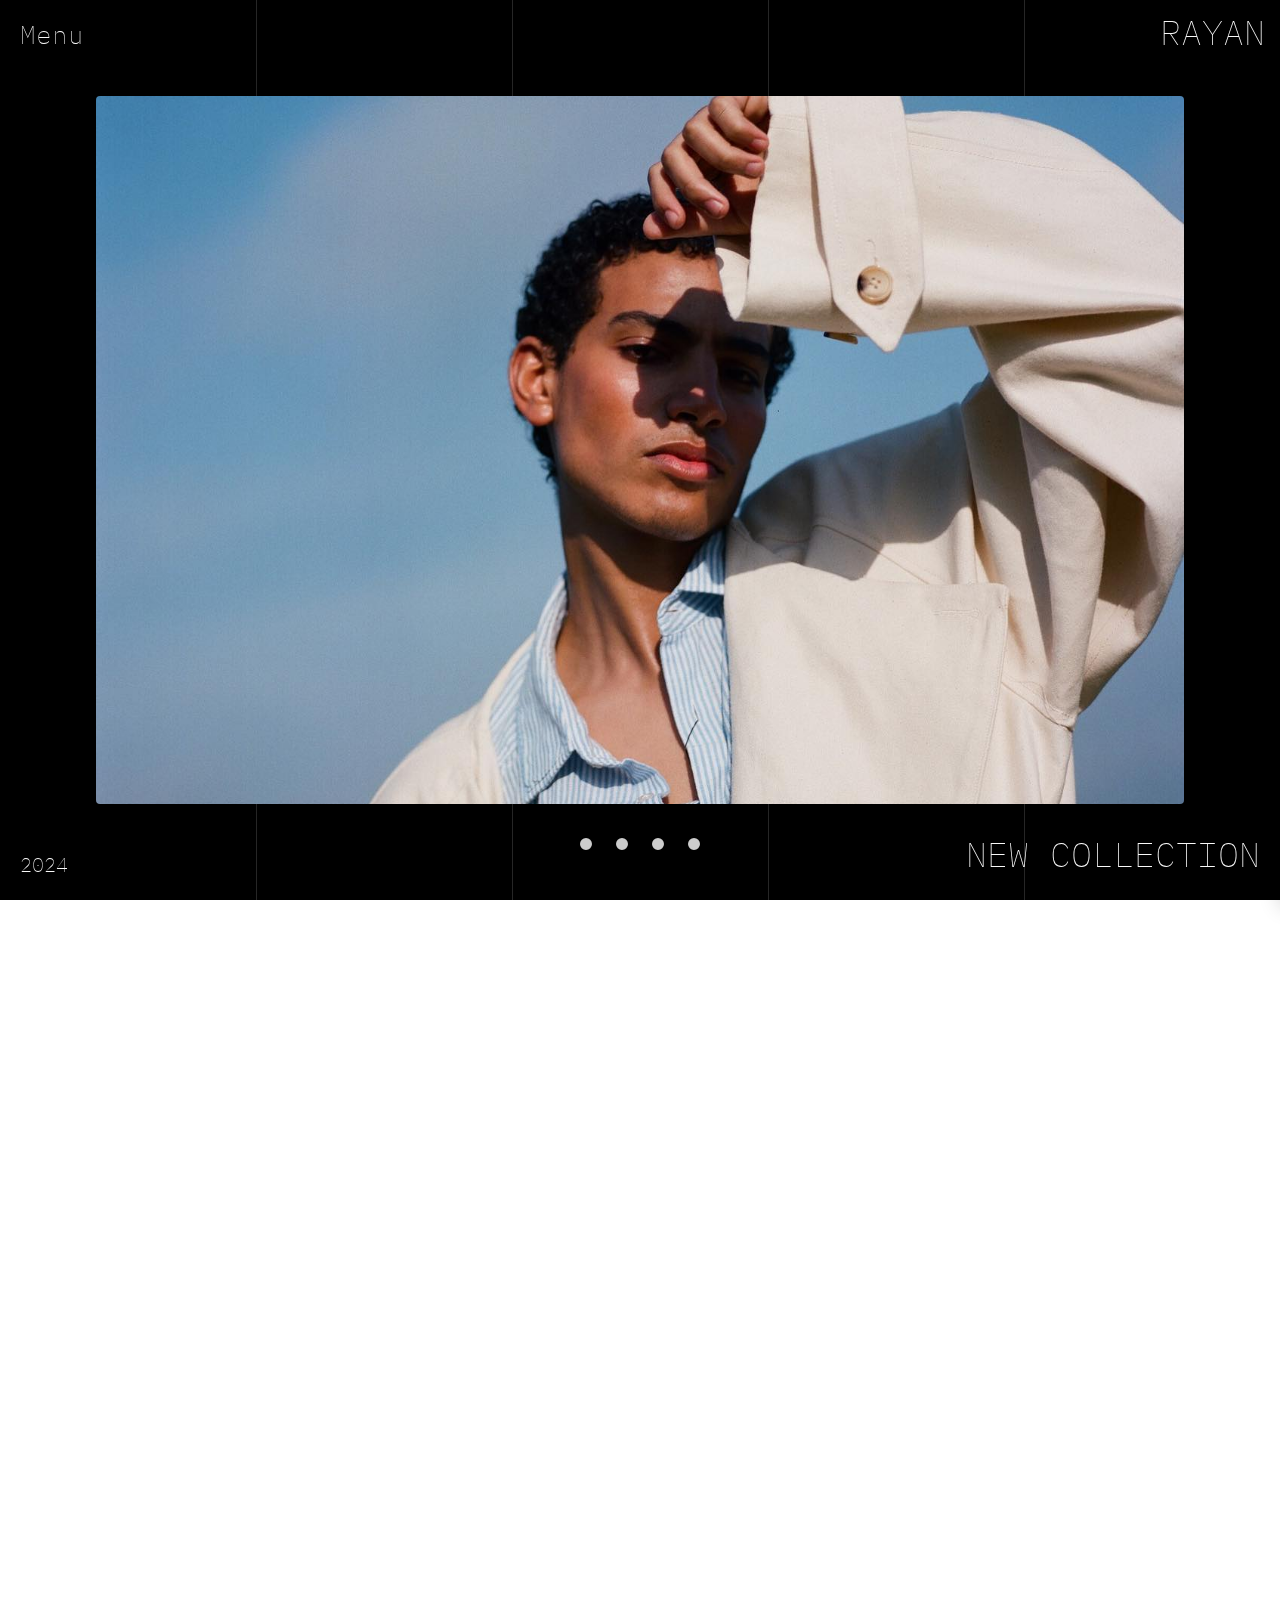
<file: index.html>
<!DOCTYPE html>
<html lang="en">
  <head>
    <meta charset="UTF-8" />
    <meta name="viewport" content="width=device-width, initial-scale=1.0" />
    <title>RAYAN</title>
    <!-- Logo -->
    <link
      rel="shortcut icon"
      href="./logo/447710518_980443466711111_6293366791727988480_n (1).jpg"
      type="image/png"
    />
    <!-- Fonts -->
    <link rel="preconnect" href="https://fonts.googleapis.com" />
    <link rel="preconnect" href="https://fonts.gstatic.com" crossorigin />
    <link
      href="https://fonts.googleapis.com/css2?family=Anonymous+Pro:wght@400;700&family=IBM+Plex+Mono:wght@100;200;300;400;500;600;700&family=Waiting+for+the+Sunrise&display=swap"
      rel="stylesheet"
    />
    <link rel="preconnect" href="https://fonts.googleapis.com" />
    <link rel="preconnect" href="https://fonts.gstatic.com" crossorigin />
    <link
      href="https://fonts.googleapis.com/css2?family=IBM+Plex+Mono:ital,wght@0,100;0,200;0,300;0,400;0,500;0,600;0,700;1,100;1,200;1,300;1,400;1,500;1,600;1,700&display=swap"
      rel="stylesheet"
    />
    <!-- Font Awesome -->
    <link
      rel="stylesheet"
      href="https://cdnjs.cloudflare.com/ajax/libs/font-awesome/6.0.0/css/all.min.css"
      integrity="sha512-9usAa10IRO0HhonpyAIVpjrylPvoDwiPUiKdWk5t3PyolY1cOd4DSE0Ga+ri4AuTroPR5aQvXU9xC6qOPnzFeg=="
      crossorigin="anonymous"
      referrerpolicy="no-referrer"
    />
    <!-- Bootstrap -->
    <link
      rel="stylesheet"
      href="https://stackpath.bootstrapcdn.com/bootstrap/4.5.2/css/bootstrap.min.css"
      integrity="sha384-JcKb8q3iqJ61gNV9KGb8thSsNjpSL0n8PARn9HuZOnIxN0hoP+VmmDGMN5t9UJ0Z"
      crossorigin="anonymous"
    />
    <!-- Carousel -->
    <link
      rel="stylesheet"
      href="https://cdnjs.cloudflare.com/ajax/libs/OwlCarousel2/2.3.4/assets/owl.carousel.min.css"
      integrity="sha512-tS3S5qG0BlhnQROyJXvNjeEM4UpMXHrQfTGmbQ1gKmelCxlSEBUaxhRBj/EFTzpbP4RVSrpEikbmdJobCvhE3g=="
      crossorigin="anonymous"
      referrerpolicy="no-referrer"
    />
    <link rel="stylesheet" href="style.css" />
  </head>
  <body>
    <!-- Nav -->
    <div class="menu-wrap">
      <input id="menu_checkbox" type="checkbox" class="toggler" />
      <label for="menu_checkbox">
        <div><span>Menu</span></div>
      </label>
      <div class="menu">
        <div>
          <div>
            <ul class="menu-list">
              <li class="menu-item">
                <a href="index.html" class="menu-link" data-content="Home"
                  >Home</a
                >
              </li>
              <li class="menu-item">
                <a href="about.html" class="menu-link" data-content="About"
                  >Rayan</a
                >
              </li>
              <li class="menu-item">
                <a
                  href="collection.html"
                  class="menu-link"
                  data-content="Pricing"
                  >Collection</a
                >
              </li>
              <li class="menu-item">
                <a href="contact.html" class="menu-link" data-content="Contact"
                  >Contact</a
                >
              </li>
            </ul>
            <div class="icon-box">
              <a href="#" target="_blank" class="mx-sm-4 mx-2"
                ><i class="fa-regular fa-envelope"></i
              ></a>

              <a
                href="https://www.instagram.com/rayan_archive/"
                target="_blank"
                class="mx-sm-4 mx-2"
                ><i class="fab fa-instagram"></i
              ></a>
            </div>
          </div>
        </div>
      </div>
    </div>
    <!-- End Nav -->

    <!-- Main -->
    <div
      class="container-page"
      data-0="transform:translateX(0%)"
      data-1000="transform:translateX(-200%)"
    >
      <!-- Header -->
      <section id="home">
        <div class="pod-example">
          <!-- Separator -->
          <div class="line__container">
            <div class="separator"></div>
            <div class="separator"></div>
            <div class="separator"></div>
            <div class="separator"></div>
            <!-- <div class="separator"></div> -->
          </div>
          <!-- End Separator -->
          <div class="container-title title-home">RAYAN</div>
          <div class="slider">
            <input
              type="radio"
              name="slider"
              title="slide1"
              checked="checked"
              class="slider__nav"
            />
            <input
              type="radio"
              name="slider"
              title="slide2"
              class="slider__nav"
            />
            <input
              type="radio"
              name="slider"
              title="slide3"
              class="slider__nav"
            />
            <input
              type="radio"
              name="slider"
              title="slide4"
              class="slider__nav"
            />
            <div class="slider__inner">
              <div class="slider__contents">
                <img
                  src="./img/448382976_2137683539946935_7702313238779419962_n.jpg"
                  alt="Description for Image 1"
                  class="slider__image"
                  class="vintage-effect"
                />
              </div>
              <div class="slider__contents">
                <img
                  src="./img/448251129_3817603958471043_5799557529506844031_n.jpg"
                  alt="Description for Image 2"
                  class="slider__image"
                  class="vintage-effect"
                />
              </div>
              <div class="slider__contents">
                <img
                  src="./img/448304872_378479334733778_5554994962029864603_n.jpg"
                  alt="Description for Image 3"
                  class="slider__image"
                  class="vintage-effect"
                />
              </div>
              <div class="slider__contents">
                <img
                  src="./img//448476854_498761702491025_1539987472228379378_n.jpg"
                  alt="Description for Image 4"
                  class="slider__image"
                  class="vintage-effect"
                />
              </div>
            </div>
          </div>
          <div class="container-text title-home-w">NEW COLLECTION</div>
          <div class="container-text title-home-d">2024</div>
        </div>
      </section>
      <!-- End Header -->
      <!-- Collection -->
      <section class="collection">
        <div class="content-gallery">
          <div class="gallery-2">
            <a class="img a2"></a>
            <a class="img b2"></a>
            <a class="img c2"></a>
            <a class="img d2"></a>
            <a class="img e2"></a>
            <a class="img f2"></a>
            <a class="img g2"></a>
            <a class="img h2"></a>
          </div>
        </div>
        <div class="info">
          <h1>My Collection</h1>
          <a href="./collection.html" class="btn-watch">CHECK</a>
        </div>
      </section>
      <!-- End Collection -->
      <section>
        <div id="footer" class="contact-box-footer">
          <div class="social-links">
            <div class="title">
              <h1 class="footer-title">Rayan</h1>
            </div>
            <div class="icon-box1">
              <a href="#" target="_blank" class="mx-sm-4 mx-2"
                ><i class="contact fa-regular fa-envelope"></i
              ></a>
              <a
                href="https://www.instagram.com/rayan_archive/"
                target="_blank"
                class="mx-sm-4 mx-2"
                ><i class="contact fab fa-instagram"></i
              ></a>
            </div>
            <div>
              <h5 class="extra">Designed by: <b>BlackSuit</b> <br /></h5>
            </div>
          </div>
        </div>
      </section>
    </div>
    <!-- End Footer -->
    <!-- End Main -->
    <!-- jQuery -->
    <script
      src="https://code.jquery.com/jquery-3.6.0.js"
      integrity="sha256-H+K7U5CnXl1h5ywQfKtSj8PCmoN9aaq30gDh27Xc0jk="
      crossorigin="anonymous"
    ></script>
    <script src="https://cdn.jsdelivr.net/npm/bootstrap@4.5.3/dist/js/bootstrap.bundle.min.js"></script>
    <script src="js/main.js"></script>
    <script type="text/javascript" src="js/skrollr.js"></script>
    <script type="text/javascript">
      var s = skrollr.init();
    </script>
  </body>
</html>
</file>
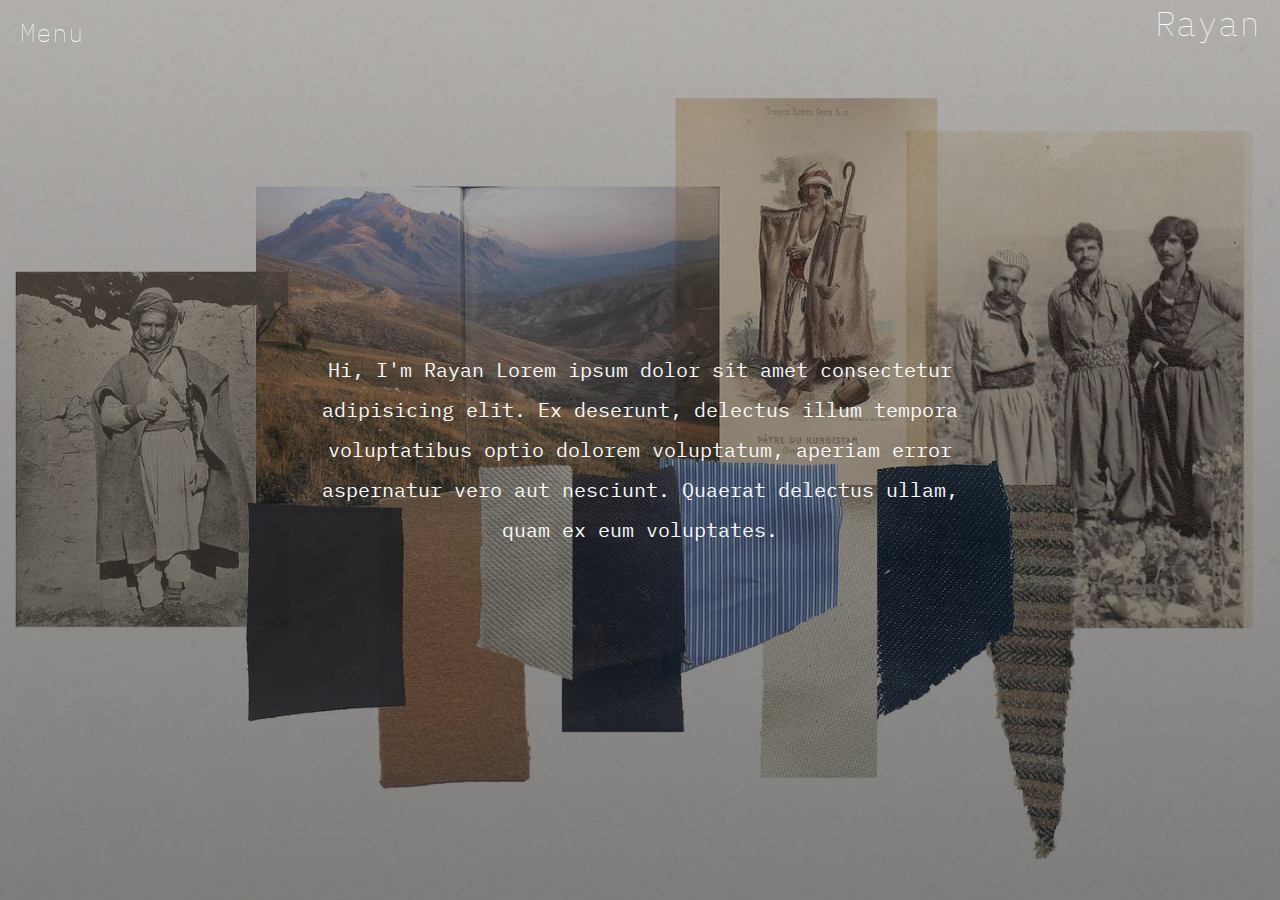
<file: about.html>
<!DOCTYPE html>
<html lang="en">
  <head>
    <meta charset="UTF-8" />
    <meta name="viewport" content="width=device-width, initial-scale=1.0" />
    <title>Rayan</title>
    <!-- Logo -->
    <link
      rel="shortcut icon"
      href="./logo/447710518_980443466711111_6293366791727988480_n.jpg"
      type="image/png"
    />
    <!-- Fonts -->
    <link rel="preconnect" href="https://fonts.googleapis.com" />
    <link rel="preconnect" href="https://fonts.gstatic.com" crossorigin />
    <link
      href="https://fonts.googleapis.com/css2?family=EB+Garamond:wght@400;500;600;700;800&family=IBM+Plex+Mono:wght@100;200;300;400;500;600;700&display=swap"
      rel="stylesheet"
    />
    <!-- Font Awesome -->
    <link
      rel="stylesheet"
      href="https://cdnjs.cloudflare.com/ajax/libs/font-awesome/6.0.0/css/all.min.css"
      integrity="sha512-9usAa10IRO0HhonpyAIVpjrylPvoDwiPUiKdWk5t3PyolY1cOd4DSE0Ga+ri4AuTroPR5aQvXU9xC6qOPnzFeg=="
      crossorigin="anonymous"
      referrerpolicy="no-referrer"
    />
    <!-- Css -->
    <link rel="stylesheet" href="about.css" />
  </head>
  <body>
    <!-- Nav -->
    <div class="menu-wrap">
      <input id="menu_checkbox" type="checkbox" class="toggler" />
      <label for="menu_checkbox">
        <div><span>Menu</span></div>
      </label>
      <div class="menu">
        <div>
          <div>
            <ul class="menu-list">
              <li class="menu-item">
                <a href="index.html" class="menu-link" data-content="Home"
                  >Home</a
                >
              </li>
              <li class="menu-item">
                <a href="about.html" class="menu-link" data-content="About"
                  >Rayan</a
                >
              </li>
              <li class="menu-item">
                <a
                  href="collection.html"
                  class="menu-link"
                  data-content="Pricing"
                  >Collection</a
                >
              </li>
              <li class="menu-item">
                <a href="contact.html" class="menu-link" data-content="Contact"
                  >Contact</a
                >
              </li>
            </ul>
            <div class="icon-box">
              <a href="#" target="_blank" class="mx-sm-4 mx-2"
                ><i class="fa-regular fa-envelope"></i
              ></a>

              <a
                href="https://www.instagram.com/rayan_archive/"
                target="_blank"
                class="mx-sm-4 mx-2"
                ><i class="fab fa-instagram"></i
              ></a>
            </div>
          </div>
        </div>
      </div>
    </div>
    <!-- End Nav -->

    <!-- About -->
    <section class="about">
      <h1 div class="container-title title-home">Rayan</h1>
      <div class="container-about">
        <p class="text">
          Hi, I'm Rayan Lorem ipsum dolor sit amet consectetur adipisicing elit.
          Ex deserunt, delectus illum tempora voluptatibus optio dolorem
          voluptatum, aperiam error aspernatur vero aut nesciunt. Quaerat
          delectus ullam, quam ex eum voluptates.
        </p>
      </div>
    </section>
    <!-- End About -->
  </body>
</html>
</file>
<file: style.css>
* {
  margin: 0;
  padding: 0;
  box-sizing: border-box;
  list-style-type: none;
  outline: none;
  text-decoration: none;
}

html,
body {
  font-family: "IBM Plex Mono", monospace;
  font-style: normal;
  box-sizing: border-box;
  -webkit-font-smoothing: antialiased;
  -moz-osx-font-smoothing: grayscale;
  text-rendering: optimizeLegibility;
  margin: 0;
  padding: 0;
  overflow-x: hidden;

  *,
  *:before,
  *:after {
    box-sizing: border-box;
  }
}

.container-title {
  margin: 0;
  padding: 0;
  position: absolute;
  top: 0;
  right: 15px;
  width: 250px;
  height: 65px;
}

.container-title.title-home {
  display: flex;
  justify-content: flex-end;
  align-items: center;
  margin: 0;
  padding: 0;
  color: #f9f9f9;
  font-size: 35px;
  font-family: "IBM Plex Mono", monospace;
  font-weight: 100;
  font-style: normal;
}

h1 {
  display: flex;
  justify-content: flex-end;
  align-items: center;
  margin-bottom: 30px;
  padding: 0;
  color: #f9f9f9;
  font-size: 50px;
  font-family: "IBM Plex Mono", monospace;
  font-weight: bold;
  font-style: normal;
}

@media screen and (min-width: 300px) and (max-width: 750px) {
  .container-title.title-home {
    font-size: 30px;
    z-index: 1;
  }

  h1 {
    font-size: 30px;
  }
}

.container-text.title-home-w {
  display: flex;
  justify-content: flex-end;
  align-items: center;
  margin: 0;
  padding: 0;
  color: #f9f9f9;
  font-size: 35px;
  font-family: "IBM Plex Mono", monospace;
  font-weight: 100;
  font-style: normal;
  position: absolute;
  right: 20px;
  bottom: 20px;
}

@media screen and (min-width: 270px) and (max-width: 750px) {
  .container-text.title-home-w {
    font-size: 20px;
    right: 10px;
    bottom: 10px;
  }
}

.container-text.title-home-d {
  display: flex;
  justify-content: flex-end;
  align-items: center;
  margin: 0;
  padding: 0;
  color: #f9f9f9;
  font-size: 20px;
  font-family: "IBM Plex Mono", monospace;
  font-weight: 100;
  font-style: normal;
  position: absolute;
  left: 20px;
  bottom: 20px;
}

@media screen and (min-width: 270px) and (max-width: 750px) {
  .container-text.title-home-d {
    font-size: 20px;
    left: 10px;
    bottom: 10px;
  }
}

p {
  font-style: 1rem;
  line-height: 24px;
  padding-top: 10px;
}

/* Button Arrow */
a:link {
  text-decoration: none;
  cursor: pointer;
}

a:hover {
  color: gray;
}

.btn-watch {
  display: flex;
  justify-content: center;
  align-items: center;
  transition: transform 0.2s, opacity 0.2s;
  border: none;
  margin-top: 20px;
  padding: 5px 15px;
  cursor: pointer;
  background-color: #000;
  /* border-radius: 5px; */
  outline: none;
  color: #f9f9f9;
  font-size: 20px;
  font-family: "IBM Plex Mono", monospace;
  font-weight: 100;
  font-style: normal;
}

.btn-watch:active {
  transform: scale(0.95);
  opacity: 0.8;
}
/* End Button Arrow */

/* Social Icons */
.fa-envelope,
.fa-instagram,
.fa-whatsapp {
  transition: color 0.2s;
  color: #f9f9f9;
  display: flex;
  flex-flow: column wrap;
  justify-content: center;
  align-items: center;
  margin: 10px 5px;
  padding: 0;
  font-size: 30px;
}

.fa-envelope:hover,
.fa-instagram:hover,
.fa-whatsapp:hover {
  transition: color 0.2s;
  color: #bcccdc;
}

.contact.fa-envelope,
.contact.fa-instagram,
.contact.fa-whatsapp {
  transition: color 0.2s;
  color: #f9f9f9;
  display: flex;
  flex-flow: column wrap;
  justify-content: center;
  align-items: center;
  margin: 10px 5px;
  padding: 10px;
  font-size: 20px;
  font-size: 30px;
}

.contact.fa-envelope:hover,
.contact.fa-instagram:hover,
.contact.fa-whatsapp:hover {
  transition: color 0.2s;
  color: #bcccdc;
}

.icon-box {
  display: flex;
  flex-flow: row wrap;
  justify-content: space-evenly;
  align-items: center;
}

.icon-box a:link,
.icon-box a:visited {
  text-decoration: none;
  border: 0;
}

.icon-box-speaker .fa-envelope,
.icon-box-speaker .fa-instagram,
.icon-box-speaker .fa-whatsapp {
  transition: color 0.2s;
  background-color: #f9f9f9;
  color: #999999;
  border-radius: 50%;
  display: flex;
  flex-flow: column wrap;
  justify-content: center;
  align-items: center;
  width: 30px;
  height: 30px;
  margin: 10px 5px;
  padding: 20px;
}

.icon-box-speaker .fa-envelope:hover,
.icon-box-speaker .fa-instagram:hover,
.icon-box-speaker .fa-whatsapp:hover {
  transition: color 0.2s;
  color: #bcccdc;
}

.icon-box-speaker {
  display: flex;
  flex-flow: row wrap;
  justify-content: space-evenly;
  align-items: center;
  margin: 0;
}

.icon-box-speaker a:link,
.icon-box-speaker a:visited {
  text-decoration: none;
  border: 0;
}
/* End Social Icons */

/* Navbar */
.menu-wrap {
  position: fixed;
  top: 0;
  left: 0;
  z-index: 1; /*Maybe I'll change the value*/
  width: 50px;
  height: 50px;
}

.menu-wrap .toggler {
  position: absolute;
  top: 0;
  left: 0;
  z-index: 2; /*Maybe I'll change the value*/
  cursor: pointer;
  width: 50px;
  height: 50px;
  opacity: 0;
}

/* Hamburger line */
label {
  position: absolute;
  top: 30px;
  right: 0;
  left: 20px;
  margin: 0 auto;
  display: block;
  width: 30px;
  height: 30px;
  transform: translateY(-50%);
  transition: 0.3s ease transform;
  cursor: pointer;
  z-index: 3; /*Maybe I'll change the value*/
}

label div {
  margin-left: 0;
  margin-bottom: 6px;
  border-radius: 2px;
}

label div span {
  color: #f9f9f9;
  font-size: 26px;
  font-family: "IBM Plex Mono", monospace;
  font-weight: 100;
  font-style: normal;
}

#menu_checkbox:checked + label div {
  width: 6px;
  margin-left: 12px;
  margin-bottom: 3px;
  color: #f9f9f9;
}
/* Top and Bottom line hamburger */
.menu-wrap .hamburger > div:before,
.menu-wrap .hamburger > div:after {
  content: "";
  position: absolute;
  z-index: 1;
  top: -10px;
  width: 100%;
  height: 2px;
  background: inherit;
}

.menu-wrap .hamburger > div:after {
  top: 10px;
}
/* Show menu */

.menu-wrap .toggler:checked ~ .menu {
  visibility: visible;
}

.menu-wrap .toggler:checked ~ .menu > div {
  transform: scale(1);
  transition-duration: 0.75s;
}

.menu-wrap .toggler:checked ~ .menu > div > div {
  opacity: 1;
  transition: opacity 0.4s ease;
}

.menu-wrap .menu {
  position: fixed;
  top: 0;
  left: 0;
  width: 100%;
  height: 100%;
  visibility: hidden;
  overflow: hidden;
  display: flex;
  align-items: center;
  justify-content: center;
}

.menu-wrap .menu > div {
  background: #000;
  width: 200vw;
  height: 200vw;
  display: flex;
  flex: none;
  align-items: center;
  justify-content: center;
  transform: scale(0);
  transition: all 0.4s ease;
}

@media screen and (min-width: 270px) and (max-width: 750px) {
  .menu-wrap .menu > div {
    width: 100%;
    height: 100vh;
  }
}

.menu-wrap .menu > div > div {
  text-align: center;
  max-width: 90vw;
  max-height: 100vh;
  opacity: 0;
  transition: opacity 0.4s ease;
}

.menu-wrap .menu > div > div > ul > li {
  list-style: none;
  color: #f9f9f9;
  padding: 0.5rem;
}

.menu-wrap .menu > div > div > ul > li > a {
  color: inherit;
  text-decoration: none;
  transition: color 0.4s ease;
  font-size: 45px;
  letter-spacing: 1px;
}

@media screen and (min-width: 270px) and (max-width: 750px) {
  .menu-wrap .menu > div > div > ul > li > a {
    font-size: 26px;
  }
}

@media screen and (min-width: 750px) and (max-width: 1200px) {
  .menu-wrap .menu > div > div > ul > li > a {
    font-size: 26px;
  }
}

.menu-wrap .menu > div > div > ul > li > a:hover {
  color: gray;
}
/* End NavBar */

/* Separator */
.line__container {
  position: fixed;
  top: 0;
  width: 100%;
  left: 50%;
  transform: translate(-50%);
  max-width: var(--max-width);
  height: 100%;
  width: 100%;
  overflow: hidden;
  z-index: 0;
}

.separator {
  position: absolute;
  width: 1px;
  height: 100vh;
  background-color: rgba(255, 255, 255, 0.149);
}

.separator:nth-child(1) {
  left: 20%;
}

.separator:nth-child(2) {
  left: 40%;
}

.separator:nth-child(3) {
  left: 60%;
}

.separator:nth-child(4) {
  left: 80%;
}
/* End Separator */

/* Header */
.pod-example {
  background-color: #000;
  display: flex;
  justify-content: center;
  align-items: center;
  flex-flow: row;
  height: 100vh;
  width: 100vw;
}

.carousel-bullet:hover {
  color: #aaaaaa;
}

.slider {
  height: 100%;
  width: 100%;
  position: relative;
  overflow: hidden;
  display: -webkit-box;
  display: -webkit-flex;
  display: -ms-flexbox;
  display: flex;
  -webkit-flex-flow: row nowrap;
  -ms-flex-flow: row nowrap;
  flex-flow: row nowrap;
  -webkit-box-align: end;
  -webkit-align-items: flex-end;
  -ms-flex-align: end;
  align-items: flex-end;
  -webkit-box-pack: center;
  -webkit-justify-content: center;
  -ms-flex-pack: center;
  justify-content: center;
}

.slider__nav {
  width: 12px;
  height: 12px;
  margin: 50px 12px;
  border-radius: 50%;
  outline: 6px solid #ccc;
  outline-offset: -6px;
  box-shadow: 0 0 0 0 #333, 0 0 0 0 rgba(51, 51, 51, 0);
  cursor: pointer;
  -webkit-appearance: none;
  -moz-appearance: none;
  appearance: none;
  -webkit-backface-visibility: hidden;
  backface-visibility: hidden;
}

.slider__nav:checked {
  -webkit-animation: check 0.4s linear forwards;
  animation: check 0.4s linear forwards;
}

.slider__nav:checked:nth-of-type(1) ~ .slider__inner {
  left: 0%;
}

.slider__nav:checked:nth-of-type(2) ~ .slider__inner {
  left: -100%;
}

.slider__nav:checked:nth-of-type(3) ~ .slider__inner {
  left: -200%;
}

.slider__nav:checked:nth-of-type(4) ~ .slider__inner {
  left: -300%;
}

.slider__inner {
  position: absolute;
  top: 0;
  left: 0;
  width: 400%;
  height: 100%;
  -webkit-transition: left 0.4s;
  transition: left 0.4s;
  display: -webkit-box;
  display: -webkit-flex;
  display: -ms-flexbox;
  display: flex;
  -webkit-flex-flow: row nowrap;
  -ms-flex-flow: row nowrap;
  flex-flow: row nowrap;
}

.slider__contents {
  height: 100%;
  padding: 6rem;
  text-align: center;
  display: -webkit-box;
  display: -webkit-flex;
  display: -ms-flexbox;
  display: flex;
  -webkit-box-flex: 1;
  -webkit-flex: 1;
  -ms-flex: 1;
  flex: 1;
  -webkit-flex-flow: column nowrap;
  -ms-flex-flow: column nowrap;
  flex-flow: column nowrap;
  -webkit-box-align: center;
  -webkit-align-items: center;
  -ms-flex-align: center;
  align-items: center;
  -webkit-box-pack: center;
  -webkit-justify-content: center;
  -ms-flex-pack: center;
  justify-content: center;
}

.slider__contents img {
  width: 100%;
  height: 100%;
  object-fit: cover;
  box-shadow: 0 0 1rem rgba(0, 0, 0, 0.2);
  border-radius: 4px;
}

@media (min-width: 280px) and (max-width: 590px) {
  .slider__contents {
    padding: 0;
  }

  .slider__contents img {
    object-fit: cover;
    width: 80%;
    height: 70vh;
  }
}

.slider__caption {
  font-weight: 500;
  margin: 2rem 0 1rem;
  text-shadow: 0 1px 1px rgba(0, 0, 0, 0.1);
  text-transform: uppercase;
}
.slider__txt {
  color: #999;
  margin-bottom: 3rem;
  max-width: 300px;
}

@-webkit-keyframes check {
  50% {
    outline-color: #333;
    box-shadow: 0 0 0 12px #333, 0 0 0 36px rgba(51, 51, 51, 0.2);
  }
  100% {
    outline-color: #333;
    box-shadow: 0 0 0 0 #333, 0 0 0 0 rgba(51, 51, 51, 0);
  }
}

@keyframes check {
  50% {
    outline-color: #333;
    box-shadow: 0 0 0 12px #333, 0 0 0 36px rgba(51, 51, 51, 0.2);
  }
  100% {
    outline-color: #333;
    box-shadow: 0 0 0 0 #333, 0 0 0 0 rgba(51, 51, 51, 0);
  }
}
/* End Header */

.container-page {
  position: fixed;
  width: 100%;
  height: 100vh;
  display: flex;
  top: 0;
  left: 0;
}

.container-page section {
  min-width: 100%;
  height: 100vh;
  display: flex;
  justify-content: center;
  align-items: center;
}

.container-page .content {
  display: flex;
  justify-content: center;
  align-items: center;
  width: 100%;
  height: 100vh;
}

/* Text-Title */
.container-2 {
  display: flex;
  justify-content: center;
  align-items: center;
  position: absolute;
  top: 50%;
  left: 50%;
  transform: translate(-50%, -50%);
  text-align: center;
  font-size: 60px;
}

@media (min-width: 280px) and (max-width: 590px) {
  .container-2 {
    font-size: 20px;
    width: 85%;
    height: 60vh;
    line-height: 1.5;
  }
}

.raised-e {
  position: relative;
  top: -2px; /* Adjust as needed */
}

.faded-w {
  opacity: 0.5; /* Adjust for desired "faded" effect */
}
/* End Text-Title */

/* Collection */
.collection {
  width: 100%;
  height: 100vh;
  display: flex;
  justify-content: center;
  align-items: center;
  flex-flow: column wrap;
  position: relative;
}

.info {
  width: 70%;
  height: 70vh;
  color: #f9f9f9;
  font-size: 35px;
  position: absolute;
  display: flex;
  flex-flow: column wrap;
  justify-content: center;
  align-items: center;
  text-align: center;
}

@media (min-width: 280px) and (max-width: 590px) {
  .info {
    width: 100%;
    height: 100vh;
  }
}

.content-gallery {
  width: 100%;
  height: 100vh;
  display: flex;
  justify-content: center;
  align-items: center;
  flex-flow: column wrap;
  background-color: #000;
}

.gallery-2 {
  height: 100vh;
  width: 100%;
  box-shadow: 0 6px 20px rgb(0 0 0 / 0.2);
  display: grid;
  grid-template: repeat(auto-fill, 1fr) / repeat(auto-fit, 1fr);
  grid-template-areas:
    "f f d c"
    "f f e c"
    "a g b b"
    "a h b b";
  gap: 10px;
  background-color: #000;
}

.img.a2 {
  background: linear-gradient(rgba(0, 0, 0, 0.3), rgba(0, 0, 0, 0.4)),
    url(./img/448176803_480228767708691_8846197197124436796_n.jpg) no-repeat
      center center / cover;
  grid-area: a;
}

.img.b2 {
  background: linear-gradient(rgba(0, 0, 0, 0.3), rgba(0, 0, 0, 0.4)),
    url(./img/448510300_1002964064810594_7478239200558641858_n.jpg) no-repeat
      center center / cover;
  grid-area: b;
}

.img.c2 {
  background: linear-gradient(rgba(0, 0, 0, 0.3), rgba(0, 0, 0, 0.4)),
    url(./img/448251129_3817603958471043_5799557529506844031_n.jpg) no-repeat
      center center / cover;
  grid-area: c;
}

.img.d2 {
  background: linear-gradient(rgba(0, 0, 0, 0.3), rgba(0, 0, 0, 0.4)),
    url(./img/448255288_1125899905155919_2203556033174846726_n.jpg) no-repeat
      center center / cover;
  grid-area: d;
}

.img.e2 {
  background: linear-gradient(rgba(0, 0, 0, 0.3), rgba(0, 0, 0, 0.4)),
    url(./img/448476854_498761702491025_1539987472228379378_n.jpg) no-repeat
      center center / cover;
  grid-area: e;
}

.img.f2 {
  background: linear-gradient(rgba(0, 0, 0, 0.3), rgba(0, 0, 0, 0.4)),
    url(./img/448256307_513513347666570_6703697185721909489_n.jpg) no-repeat
      center center / cover;
  grid-area: f;
}

.img.g2 {
  background: linear-gradient(rgba(0, 0, 0, 0.3), rgba(0, 0, 0, 0.4)),
    url(./img/448304872_378479334733778_5554994962029864603_n.jpg) no-repeat
      center center / cover;
  grid-area: g;
}

.img.h2 {
  background: linear-gradient(rgba(0, 0, 0, 0.3), rgba(0, 0, 0, 0.4)),
    url(./img/448390078_8069392919759567_3255941715800724771_n.jpg);
  grid-area: h;
}
/* End Commission */

/* Footer */
#footer {
  display: flex;
  flex-flow: column wrap;
  justify-content: center;
  align-items: center;
  width: 100%;
  height: 100vh;
  background: linear-gradient(rgba(0, 0, 0, 0.3), rgba(0, 0, 0, 0.5)),
    url(./img/448390078_8069392919759567_3255941715800724771_n.jpg);
}

.contact-box-footer {
  display: flex;
  flex-flow: column wrap;
  justify-content: flex-end;
  align-items: center;
  width: 700px;
  height: 500px;
}

.social-links {
  display: flex;
  flex-flow: column wrap;
  justify-content: flex-end;
  align-items: center;
  width: 100%;
  height: 100vh;
}

.icon-box1 {
  display: flex;
  flex-flow: row wrap;
  justify-content: space-evenly;
  align-items: center;
  margin: 10px auto;
}

.social-links a:link,
.social-links a:visited {
  text-decoration: none;
  border: 0;
  transform: color 0.2s;
}

.footer-title {
  color: #f9f9f9;
  font-size: 30px;
  font-weight: bold;
}

.extra {
  color: #f9f9f9;
  font-size: 20px;
  padding-bottom: 30px;
}
/* End Footer */
</file>
<file: about.css>
* {
  margin: 0;
  padding: 0;
  box-sizing: border-box;
  list-style-type: none;
  outline: none;
  text-decoration: none;
}

html,
body {
  font-family: "IBM Plex Mono", monospace;
  font-style: normal;
  box-sizing: border-box;
  -webkit-font-smoothing: antialiased;
  -moz-osx-font-smoothing: grayscale;
  text-rendering: optimizeLegibility;

  *,
  *:before,
  *:after {
    box-sizing: border-box;
  }
}

.container-title.title-home {
  display: flex;
  justify-content: flex-end;
  align-items: center;
  margin-right: 20px;
  padding: 0;
  color: #f9f9f9;
  font-size: 35px;
  font-family: "IBM Plex Mono", monospace;
  font-weight: 100;
  font-style: normal;
}

.text {
  font-size: 20px;
  color: #f9f9f9;
}

@media screen and (min-width: 280px) and (max-width: 750px) {
  .container-title.title-home {
    font-size: 30px;
    z-index: 1;
  }
}

/* Social Icons */
.fa-envelope,
.fa-instagram,
.fa-whatsapp {
  transition: color 0.2s;
  color: #f9f9f9;
  display: flex;
  flex-flow: column wrap;
  justify-content: center;
  align-items: center;
  margin: 10px 5px;
  padding: 0;
  font-size: 30px;
}

.fa-envelope:hover,
.fa-instagram:hover,
.fa-whatsapp:hover {
  transition: color 0.2s;
  color: #bcccdc;
}

.contact.fa-envelope,
.contact.fa-instagram,
.contact.fa-whatsapp {
  transition: color 0.2s;
  color: #f9f9f9;
  display: flex;
  flex-flow: column wrap;
  justify-content: center;
  align-items: center;
  margin: 10px 5px;
  padding: 10px;
  font-size: 20px;
  font-size: 30px;
}

.contact.fa-envelope:hover,
.contact.fa-instagram:hover,
.contact.fa-whatsapp:hover {
  transition: color 0.2s;
  color: #bcccdc;
}

.icon-box {
  display: flex;
  flex-flow: row wrap;
  justify-content: space-evenly;
  align-items: center;
}

.icon-box a:link,
.icon-box a:visited {
  text-decoration: none;
  border: 0;
}

.icon-box-speaker .fa-envelope,
.icon-box-speaker .fa-instagram,
.icon-box-speaker .fa-whatsapp {
  transition: color 0.2s;
  background-color: #f9f9f9;
  color: #999999;
  border-radius: 50%;
  display: flex;
  flex-flow: column wrap;
  justify-content: center;
  align-items: center;
  width: 30px;
  height: 30px;
  margin: 10px 5px;
  padding: 20px;
}

.icon-box-speaker .fa-envelope:hover,
.icon-box-speaker .fa-instagram:hover,
.icon-box-speaker .fa-whatsapp:hover {
  transition: color 0.2s;
  color: #bcccdc;
}

.icon-box-speaker {
  display: flex;
  flex-flow: row wrap;
  justify-content: space-evenly;
  align-items: center;
  margin: 0;
}

.icon-box-speaker a:link,
.icon-box-speaker a:visited {
  text-decoration: none;
  border: 0;
}
/* End Social Icons */

/* Navbar */
.menu-wrap {
  position: fixed;
  top: 0;
  left: 0;
  z-index: 1; /*Maybe I'll change the value*/
  width: 50px;
  height: 50px;
}

.menu-wrap .toggler {
  position: absolute;
  top: 0;
  left: 0;
  z-index: 2; /*Maybe I'll change the value*/
  cursor: pointer;
  width: 50px;
  height: 50px;
  opacity: 0;
}

/* Hamburger line */
label {
  position: absolute;
  top: 30px;
  right: 0;
  left: 20px;
  margin: 0 auto;
  display: block;
  width: 30px;
  height: 30px;
  transform: translateY(-50%);
  transition: 0.3s ease transform;
  cursor: pointer;
  z-index: 3; /*Maybe I'll change the value*/
}

label div {
  margin-left: 0;
  margin-bottom: 6px;
  border-radius: 2px;
}

label div span {
  color: #f9f9f9;
  font-size: 26px;
  font-family: "IBM Plex Mono", monospace;
  font-weight: 100;
  font-style: normal;
}

#menu_checkbox:checked + label div {
  width: 6px;
  margin-left: 12px;
  margin-bottom: 3px;
  color: #f9f9f9;
}
/* Top and Bottom line hamburger */
.menu-wrap .hamburger > div:before,
.menu-wrap .hamburger > div:after {
  content: "";
  position: absolute;
  z-index: 1;
  top: -10px;
  width: 100%;
  height: 2px;
  background: inherit;
}

.menu-wrap .hamburger > div:after {
  top: 10px;
}
/* Show menu */

.menu-wrap .toggler:checked ~ .menu {
  visibility: visible;
}

.menu-wrap .toggler:checked ~ .menu > div {
  transform: scale(1);
  transition-duration: 0.75s;
}

.menu-wrap .toggler:checked ~ .menu > div > div {
  opacity: 1;
  transition: opacity 0.4s ease;
}

.menu-wrap .menu {
  position: fixed;
  top: 0;
  left: 0;
  width: 100%;
  height: 100%;
  visibility: hidden;
  overflow: hidden;
  display: flex;
  align-items: center;
  justify-content: center;
}

.menu-wrap .menu > div {
  background: #000;
  width: 200vw;
  height: 200vw;
  display: flex;
  flex: none;
  align-items: center;
  justify-content: center;
  transform: scale(0);
  transition: all 0.4s ease;
}

@media screen and (min-width: 270px) and (max-width: 750px) {
  .menu-wrap .menu > div {
    width: 100%;
    height: 100vh;
  }
}

.menu-wrap .menu > div > div {
  text-align: center;
  max-width: 90vw;
  max-height: 100vh;
  opacity: 0;
  transition: opacity 0.4s ease;
}

.menu-wrap .menu > div > div > ul > li {
  list-style: none;
  color: #f9f9f9;
  padding: 0.5rem;
}

.menu-wrap .menu > div > div > ul > li > a {
  color: inherit;
  text-decoration: none;
  transition: color 0.4s ease;
  font-size: 45px;
  letter-spacing: 1px;
}

@media screen and (min-width: 270px) and (max-width: 750px) {
  .menu-wrap .menu > div > div > ul > li > a {
    font-size: 26px;
  }
}

@media screen and (min-width: 750px) and (max-width: 1200px) {
  .menu-wrap .menu > div > div > ul > li > a {
    font-size: 26px;
  }
}

.menu-wrap .menu > div > div > ul > li > a:hover {
  color: gray;
}
/* End NavBar */

/* About */
.about {
  background: linear-gradient(rgba(0, 0, 0, 0.3), rgba(0, 0, 0, 0.5)),
    url(./img/448256307_513513347666570_6703697185721909489_n.jpg) no-repeat
      center center / cover;
  width: 100%;
  height: 100vh;
}

.container-about {
  display: flex;
  justify-content: center;
  align-items: center;
  position: absolute;
  top: 50%;
  left: 50%;
  transform: translate(-50%, -50%);
  text-align: center;
  font-size: 36px;
  line-height: 2;
}

@media (min-width: 270px) and (max-width: 590px) {
  .container-about {
    font-size: 20px;
    width: 85%;
    height: 60vh;
    line-height: 1.5;
  }
}
/* End About */
</file>
